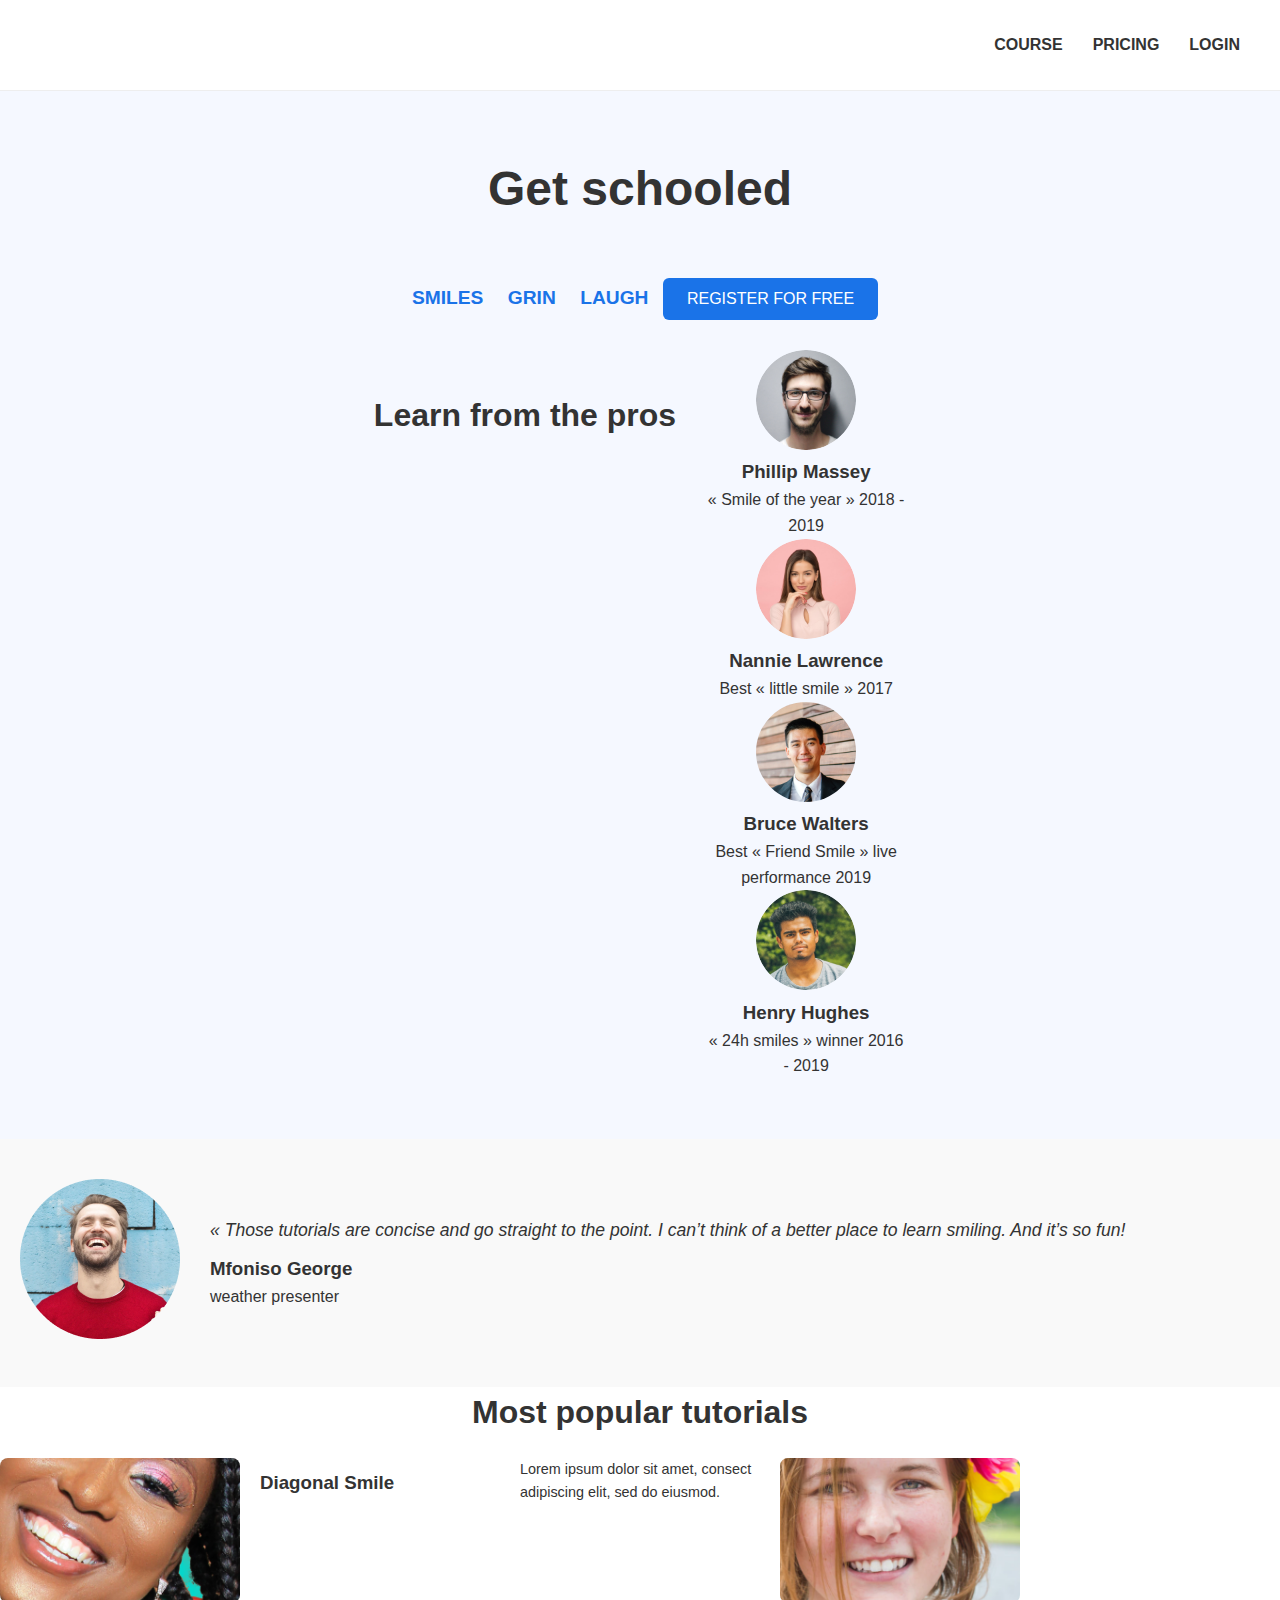
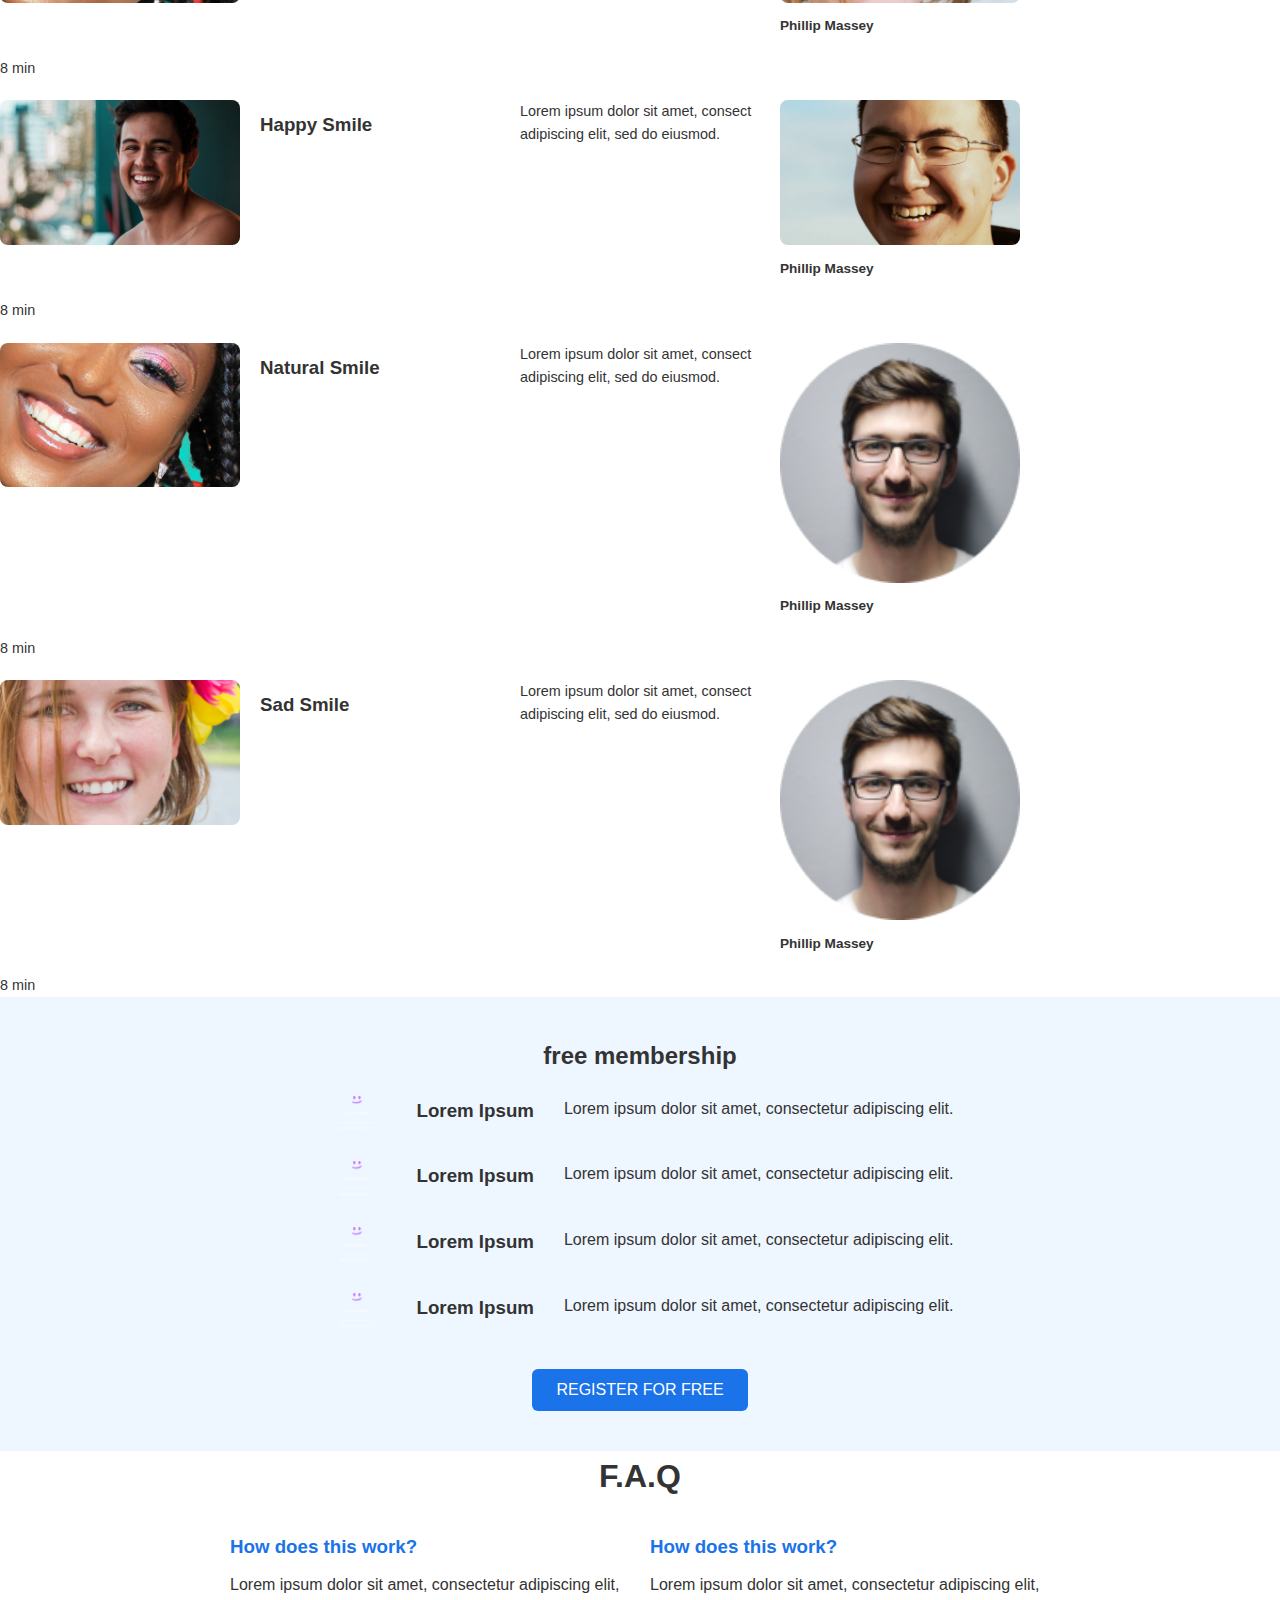
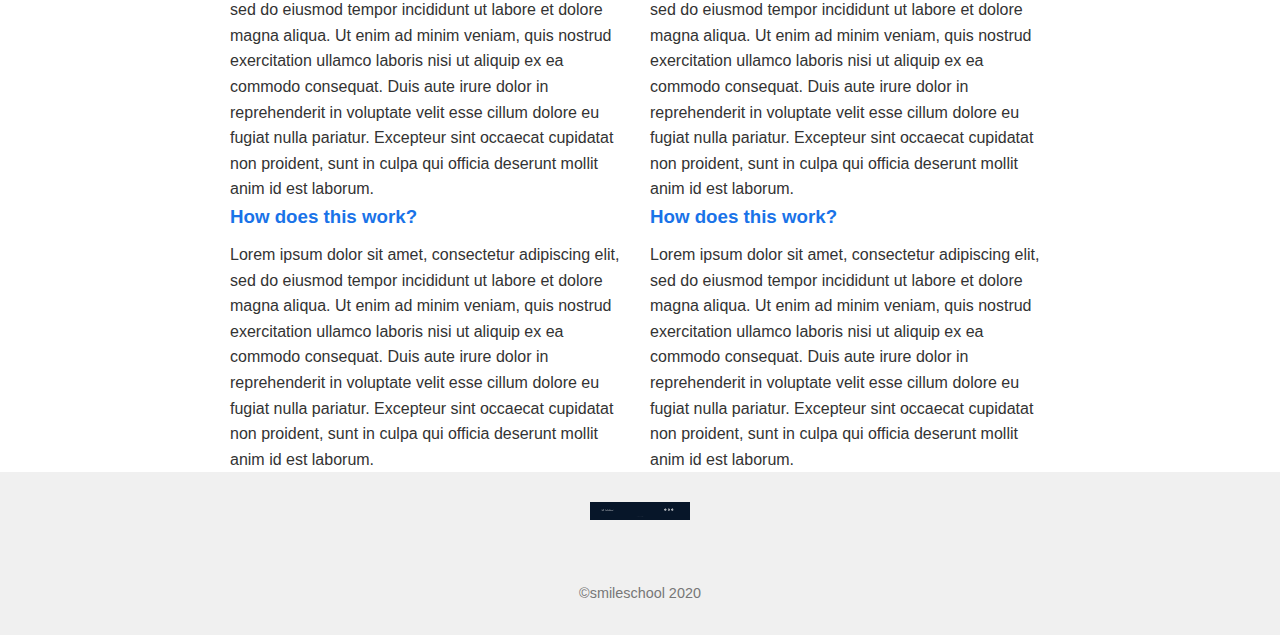
<file: Index.html>
<!DOCTYPE html>
<html lang="en">
<head>
    <meta charset="UTF-8">
    <meta name="viewport" content="width=device-width, initial-scale=1.0">
    <link rel="stylesheet" href="styles.css"
    <script src="https://kit.fontawesome.com/4a2b055604.js" crossorigin="anonymous"></script>
    <title>Document</title>
</head>
<body>
    <header>
        <nav>
            <img src="./images/logo.png" alt="logo">
          
            <ul>
                <li><a href="#">COURSE</a></li>
                <li><a href="#">PRICING</a></li>
                <li><a href="#">LOGIN</a></li>
            </ul>
        </nav>
        
    </header>
    <main>
        <section>
            <div>
                <h1>Get schooled</h1>
                <span>SMILES</span>
                <span>GRIN</span>
                <span>LAUGH</span>
                <button>REGISTER FOR FREE</button>
            </div>
            <div>
                <h2>Learn from the pros</h2>
                <div>
                    <div>
                        <img src="./images/1.png" alt="">
                        <h3>Phillip Massey</h3>
                        <p>« Smile of the year » 2018 - 2019</p>
                    </div>
                    <div>
                        <img src="./images/3.png" alt="">
                        <h3>Nannie Lawrence</h3>
                        <p>Best « little smile » 2017</p>
                    </div>
                    <div>
                        <img src="./images/2.png" alt="">
                        <h3>Bruce Walters</h3>
                        <p>Best « Friend Smile » live performance 2019</p>
                    </div>
                    <div>
                        <img src="./images/4.png" alt="">
                        <h3>Henry Hughes</h3>
                        <p>« 24h smiles » winner 2016 - 2019</p>
                    </div>
                </div>
            </div>
        </section>
        <section>
            <div>
                <img src="./images/5.png" alt="image">
            </div>
            <div>
                <blockquote>« Those tutorials are concise and go straight to the point. I can’t think of a better place to learn smiling. And it’s so fun!</blockquote>
                <h3>Mfoniso George</h3>
                <P>weather presenter</P>
            </div>
        </section>
        <section>
            <h2>Most popular tutorials</h2>
            <div>
                <img src="./images/9.png" alt="">
                <h3>Diagonal Smile</h3>
                <p>Lorem ipsum dolor sit amet, consect adipiscing elit, sed do eiusmod.</p>
                <div>
                    <img src="./images/7.png" alt="">
                    <h4>Phillip Massey</h4>
                </div>
                <div>
                    <div><i class="fa-solid fa-star"></i></div>
                    <div><i class="fa-solid fa-star"></i></div>
                    <div><i class="fa-solid fa-star"></i></div>
                    <div><i class="fa-solid fa-star"></i></div>
                    <div><i class="fa-solid fa-star"></i></div>
                </div>
                <p>8 min</p>
            </div>
            <div>
                <img src="./images/8.png" alt="">
                <h3>Happy Smile</h3>
                <p>Lorem ipsum dolor sit amet, consect adipiscing elit, sed do eiusmod.</p>
                <div>
                    <img src="./images/6.png" alt="">
                    <h4>Phillip Massey</h4>
                </div>
                <div>
                    <div><i class="fa-solid fa-star"></i></div>
                    <div><i class="fa-solid fa-star"></i></div>
                    <div><i class="fa-solid fa-star"></i></div>
                    <div><i class="fa-solid fa-star"></i></div>
                    <div><i class="fa-solid fa-star"></i></div>
                </div>
                <p>8 min</p>
            </div>
            <div>
                <img src="./images/9.png" alt="">
                <h3>Natural Smile</h3>
                <p>Lorem ipsum dolor sit amet, consect adipiscing elit, sed do eiusmod.</p>
                <div>
                    <img src="./images/1.png" alt="">
                    <h4>Phillip Massey</h4>
                </div>
                <div>
                    <div><i class="fa-solid fa-star"></i></div>
                    <div><i class="fa-solid fa-star"></i></div>
                    <div><i class="fa-solid fa-star"></i></div>
                    <div><i class="fa-solid fa-star"></i></div>
                    <div><i class="fa-solid fa-star"></i></div>
                </div>
                <p>8 min</p>
            </div>
            <div>
                <img src="./images/7.png" alt="">
                <h3>Sad Smile</h3>
                <p>Lorem ipsum dolor sit amet, consect adipiscing elit, sed do eiusmod.</p>
                <div>
                    <img src="./images/1.png" alt="">
                    <h4>Phillip Massey</h4>
                </div>
                <div>
                    <div><i class="fa-solid fa-star"></i></div>
                    <div><i class="fa-solid fa-star"></i></div>
                    <div><i class="fa-solid fa-star"></i></div>
                    <div><i class="fa-solid fa-star"></i></div>
                    <div><i class="fa-solid fa-star"></i></div>
                </div>
                <p>8 min</p>
            </div>
        </section>
        <section>
            <h2>free membership</h2>
            <div>
                <img src="./images/dot_1.png" alt="">
                <h3>Lorem Ipsum</h3>
                <p>Lorem ipsum dolor sit amet, consectetur adipiscing elit.</p>
            </div>
            <div>
                <img src="./images/dot_2.png" alt="">
                <h3>Lorem Ipsum</h3>
                <p>Lorem ipsum dolor sit amet, consectetur adipiscing elit.</p>
            </div>
            <div>
                <img src="./images/dot_3.png" alt="">
                <h3>Lorem Ipsum</h3>
                <p>Lorem ipsum dolor sit amet, consectetur adipiscing elit.</p>
            </div>
            <div>
                <img src="./images/dot_4.png" alt="">
                <h3>Lorem Ipsum</h3>
                <p>Lorem ipsum dolor sit amet, consectetur adipiscing elit.</p>
            </div>
            <button>REGISTER FOR FREE</button>
        </section>
        <section>
            <h2>F.A.Q</h2>
            <div>
                <div>
                    <div>
                        <h3>How does this work?</h3>
                    </div>
                    <div>
                        Lorem ipsum dolor sit amet, consectetur adipiscing elit, sed do eiusmod tempor incididunt ut labore et dolore magna aliqua. Ut enim ad minim veniam, quis nostrud exercitation ullamco laboris nisi ut aliquip ex ea commodo consequat. Duis aute irure dolor in reprehenderit in voluptate velit esse cillum dolore eu fugiat nulla pariatur. Excepteur sint occaecat cupidatat non proident, sunt in culpa qui officia deserunt mollit anim id est laborum.
                    </div>

                    <div>
                        <h3>How does this work?</h3>
                    </div>
                    <div>
                        Lorem ipsum dolor sit amet, consectetur adipiscing elit, sed do eiusmod tempor incididunt ut labore et dolore magna aliqua. Ut enim ad minim veniam, quis nostrud exercitation ullamco laboris nisi ut aliquip ex ea commodo consequat. Duis aute irure dolor in reprehenderit in voluptate velit esse cillum dolore eu fugiat nulla pariatur. Excepteur sint occaecat cupidatat non proident, sunt in culpa qui officia deserunt mollit anim id est laborum.
                    </div>
                </div>
                <div>
                    <div>
                        <h3>How does this work?</h3>
                    </div>
                    <div>
                        Lorem ipsum dolor sit amet, consectetur adipiscing elit, sed do eiusmod tempor incididunt ut labore et dolore magna aliqua. Ut enim ad minim veniam, quis nostrud exercitation ullamco laboris nisi ut aliquip ex ea commodo consequat. Duis aute irure dolor in reprehenderit in voluptate velit esse cillum dolore eu fugiat nulla pariatur. Excepteur sint occaecat cupidatat non proident, sunt in culpa qui officia deserunt mollit anim id est laborum.
                    </div>
                    <div>
                        <h3>How does this work?</h3>
                    </div>
                    <div>
                        Lorem ipsum dolor sit amet, consectetur adipiscing elit, sed do eiusmod tempor incididunt ut labore et dolore magna aliqua. Ut enim ad minim veniam, quis nostrud exercitation ullamco laboris nisi ut aliquip ex ea commodo consequat. Duis aute irure dolor in reprehenderit in voluptate velit esse cillum dolore eu fugiat nulla pariatur. Excepteur sint occaecat cupidatat non proident, sunt in culpa qui officia deserunt mollit anim id est laborum.
                    </div>
                </div>
            </div>
        </section>
    </main>
    <footer>
        <section>
            <div>
                <img src="./images/part_5_footer.png" alt="logo">
                <div>
                    <i class="fa-brands fa-facebook"></i>
                    <i class="fa-brands fa-twitter"></i>
                    <i class="fa-brands fa-instagram"></i>
                </div>
            </div>
            <p>©smileschool 2020</p>
        </section>
    </footer>
</body>
</html>
</file>
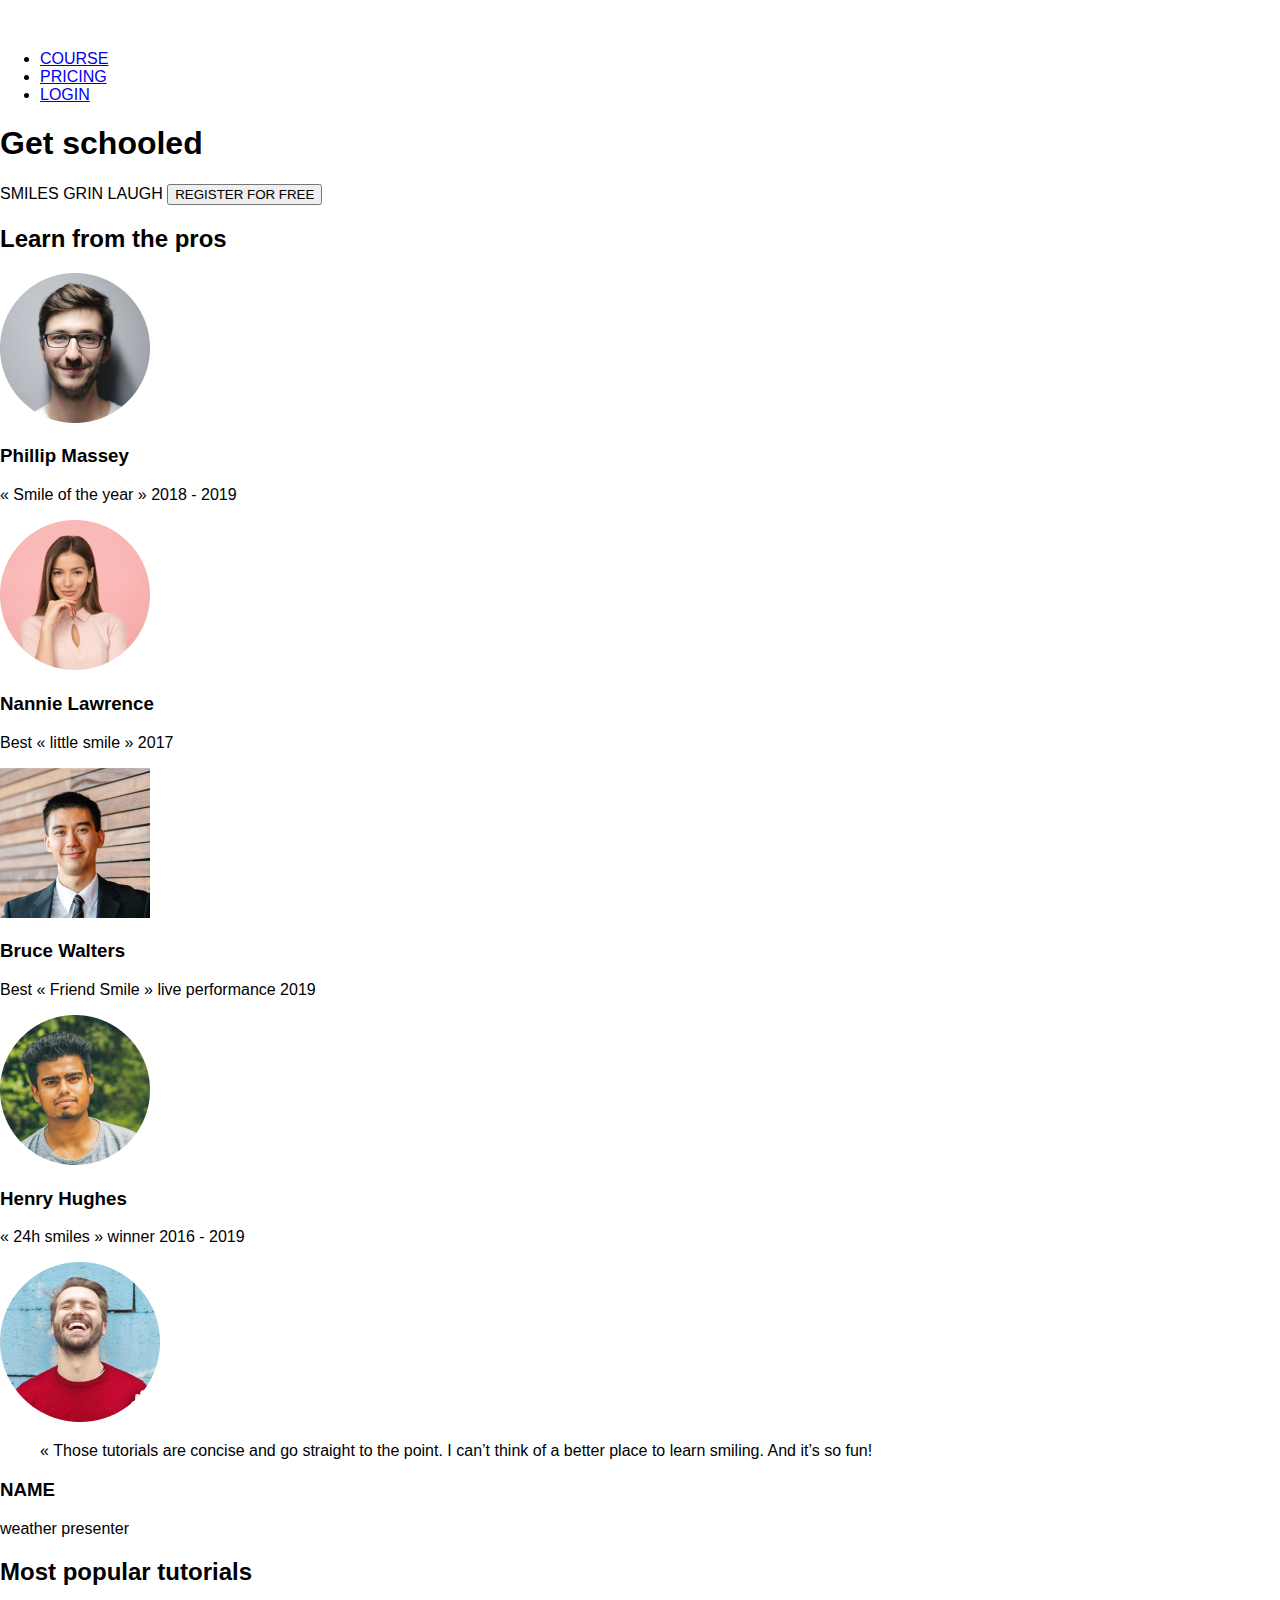
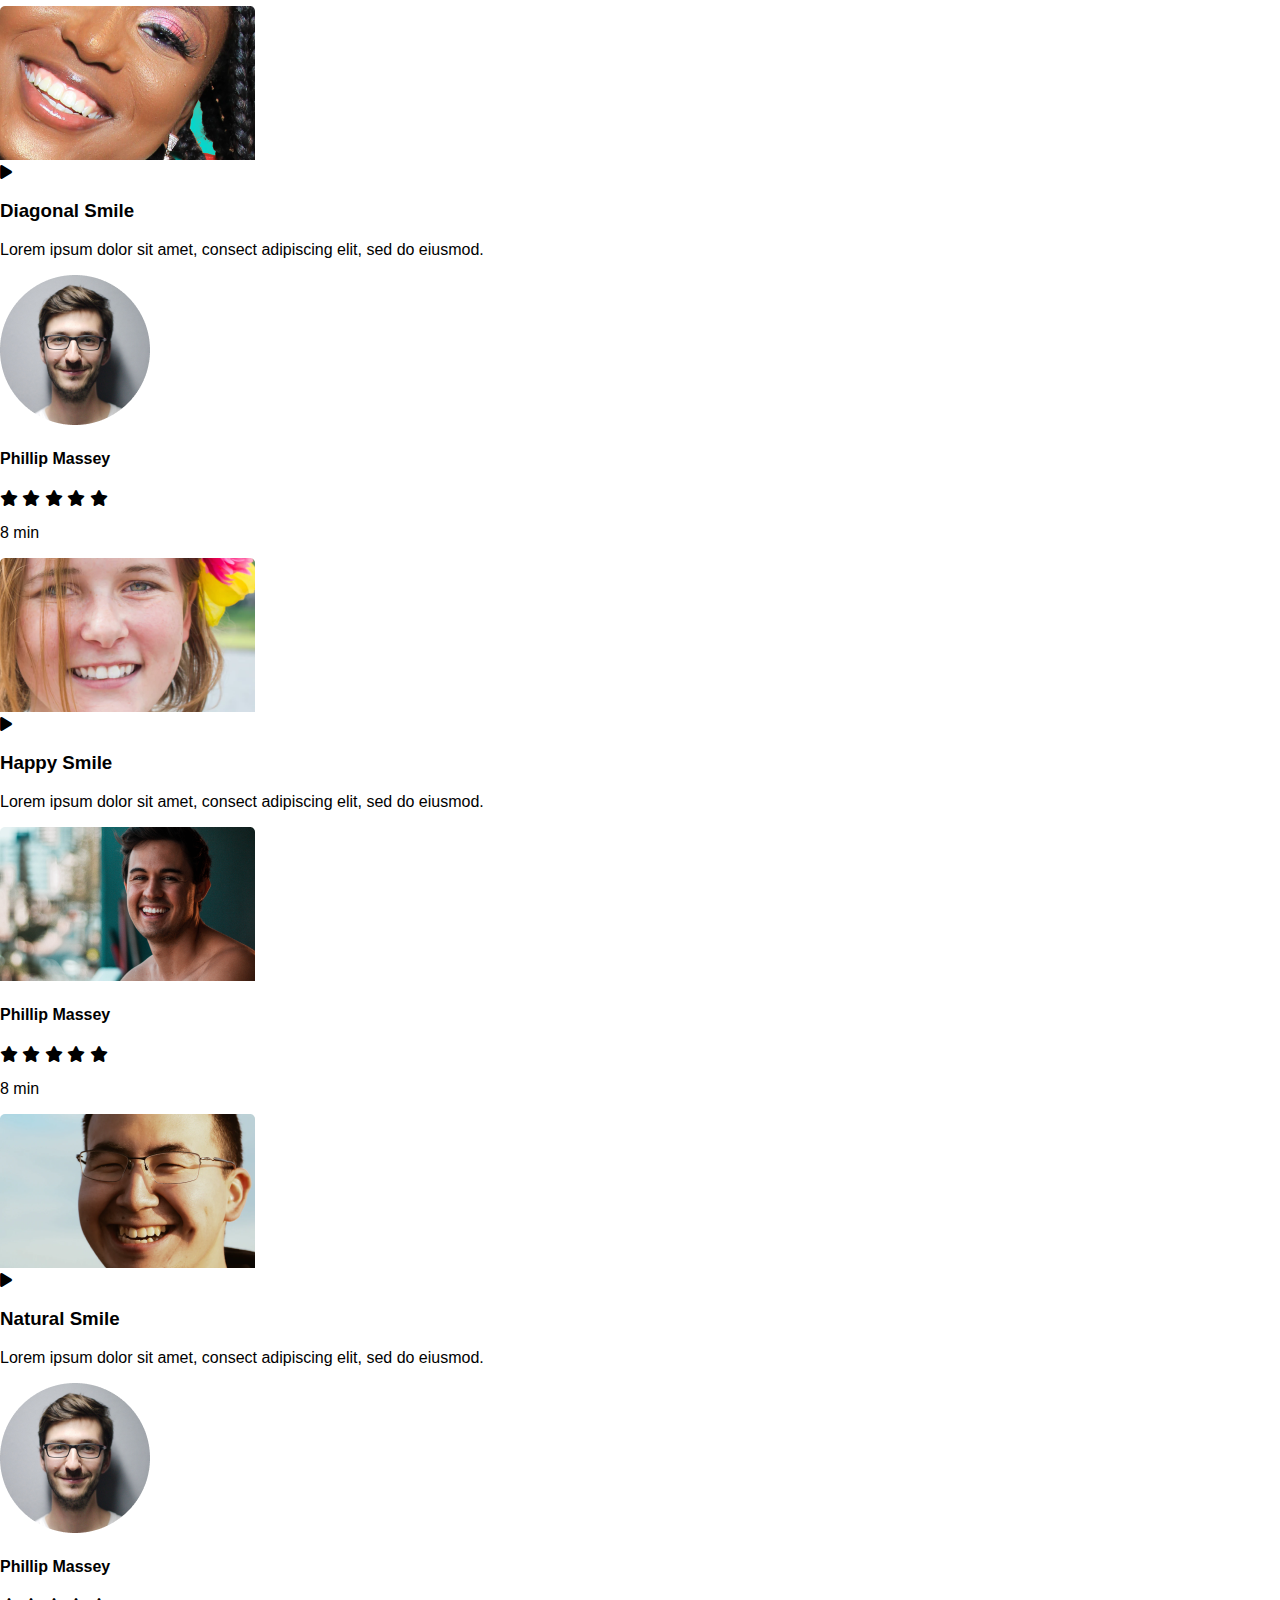
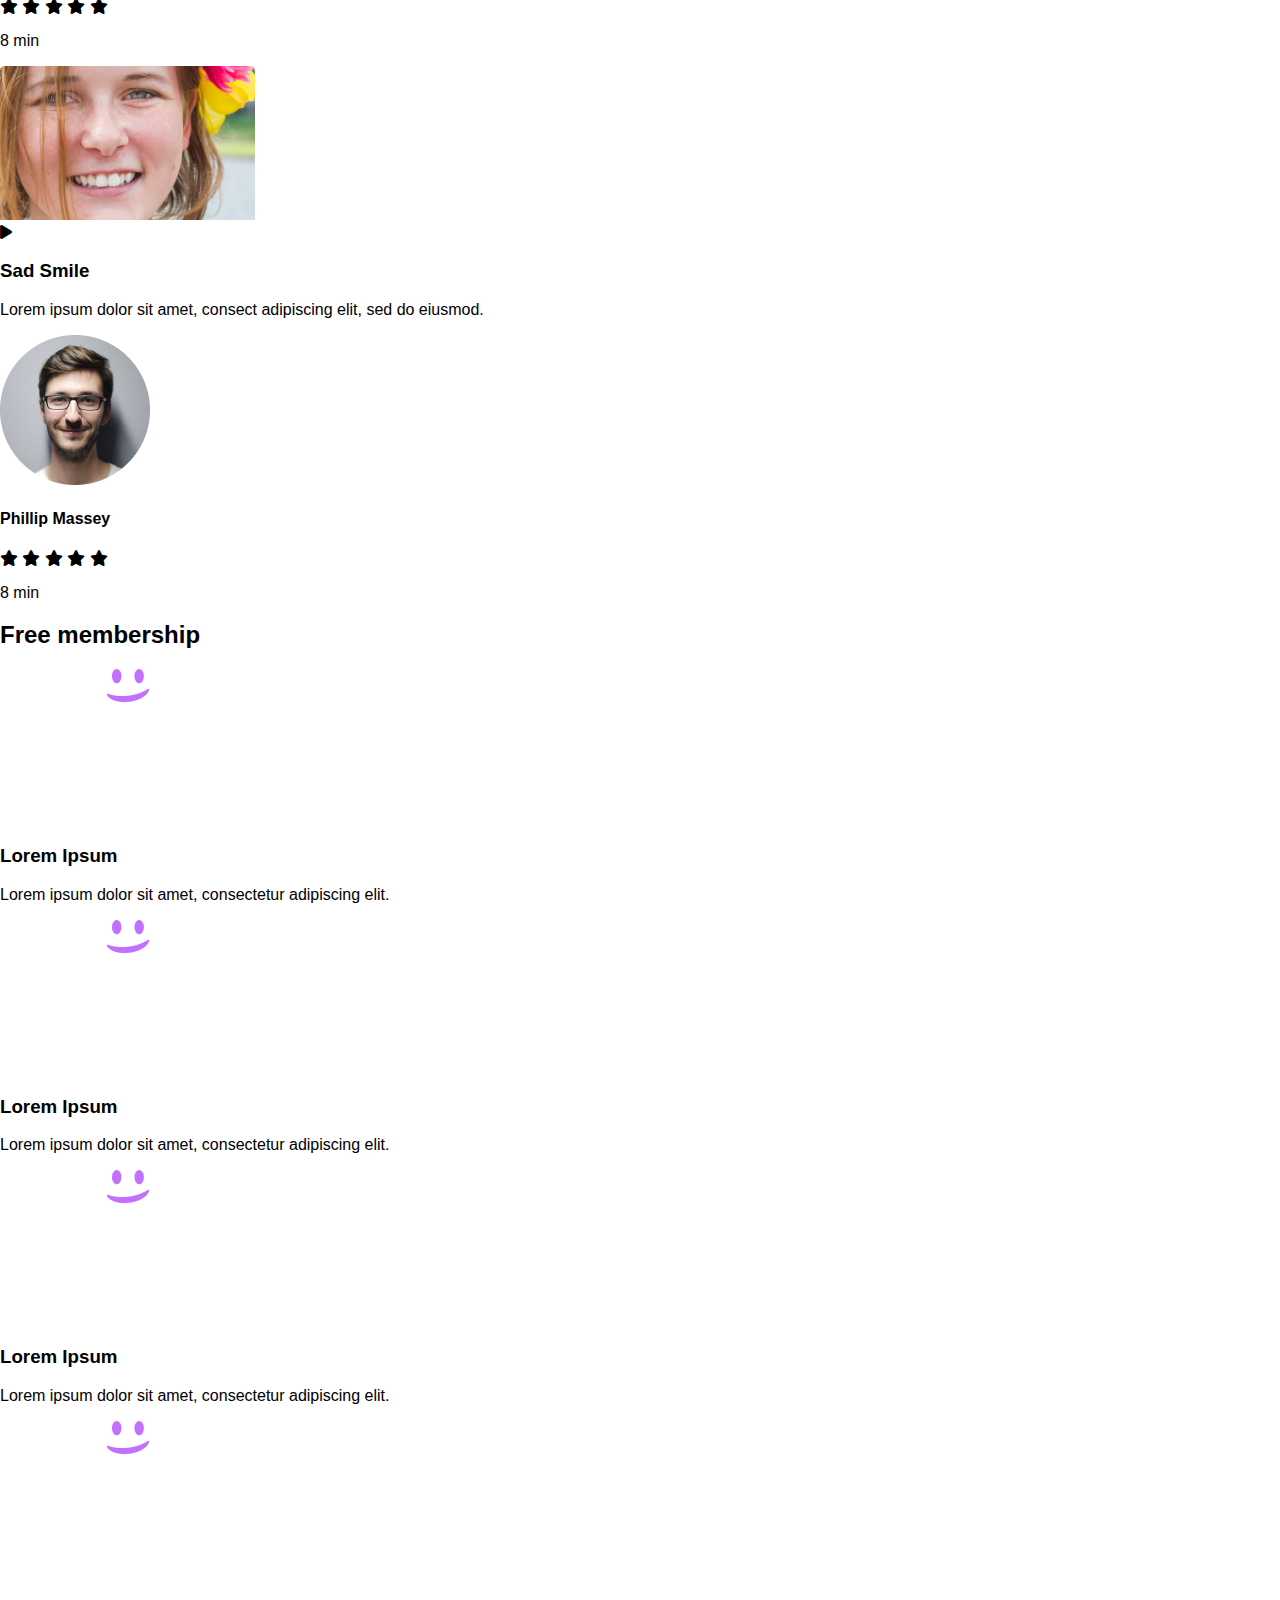
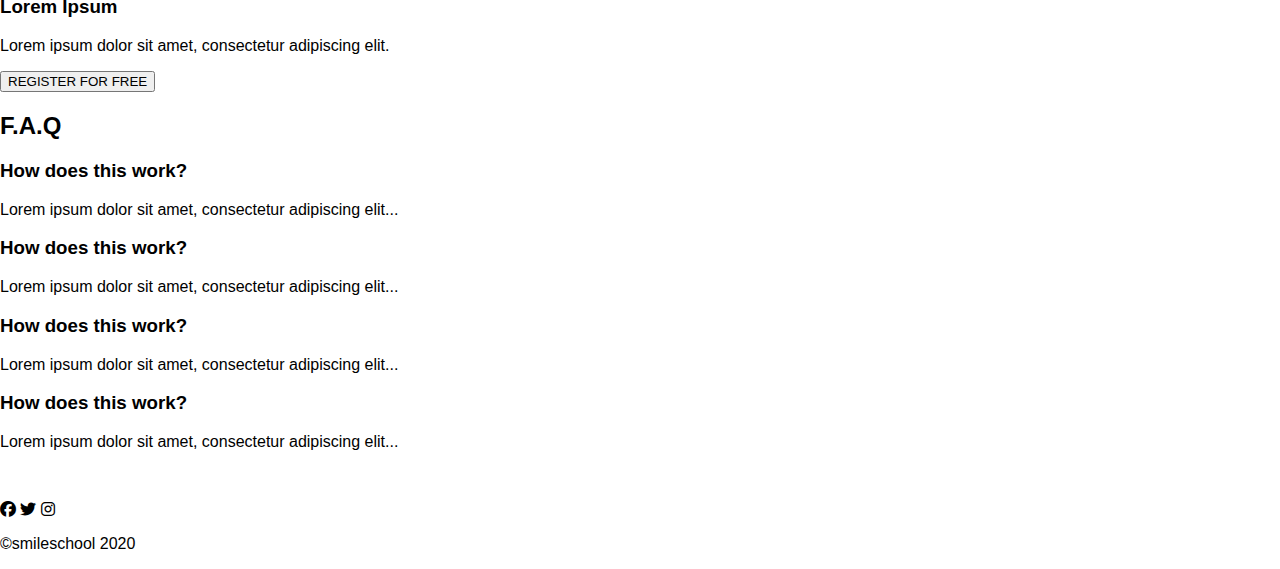
<file: css_advanced/index.html>
<!DOCTYPE html>
<html lang="en">
    <head>
        <meta charset="UTF-8">
        <meta name="viewport" content="width=device-width, initial-scale=1.0">
        <link rel="stylesheet" href="https://cdnjs.cloudflare.com/ajax/libs/font-awesome/6.5.0/css/all.min.css">
        <link rel="stylesheet" href="styles.css">
        <title>Document</title>
      </head>
      
<body>
    <header>
        <nav>
            <img src="./images/logo.png" alt="logo">
          
            <ul>
                <li><a href="#">COURSE</a></li>
                <li><a href="#">PRICING</a></li>
                <li><a href="#">LOGIN</a></li>
            </ul>
        </nav>
        
    </header>
    <main>
        <section>
            <div>
                <h1>Get schooled</h1>
                <span>SMILES</span>
                <span>GRIN</span>
                <span>LAUGH</span>
                <button>REGISTER FOR FREE</button>
            </div>
            <div>
                <h2>Learn from the pros</h2>
                <div>
                    <div>
                        <img src="./images/1.png" alt="">
                        <h3>Phillip Massey</h3>
                        <p>« Smile of the year » 2018 - 2019</p>
                    </div>
                    <div>
                        <img src="./images/3.png" alt="">
                        <h3>Nannie Lawrence</h3>
                        <p>Best « little smile » 2017</p>
                    </div>
                    <div>
                        <img src="./images/2.png" alt="">
                        <h3>Bruce Walters</h3>
                        <p>Best « Friend Smile » live performance 2019</p>
                    </div>
                    <div>
                        <img src="./images/4.png" alt="">
                        <h3>Henry Hughes</h3>
                        <p>« 24h smiles » winner 2016 - 2019</p>
                    </div>
                </div>
            </div>
        </section>
        <section class="quote">
            <div class="quote-text">
                <img src="./images/5.png" alt="image">
            </div>
            <div>
                <blockquote>« Those tutorials are concise and go straight to the point. I can’t think of a better place to learn smiling. And it’s so fun!</blockquote>
                <h3>NAME</h3>
                <P>weather presenter</P>
            </div>
        </section>
        <section>
            <h2>Most popular tutorials</h2>

            <div class="video-cards">
        
              <div class="video-card">
                <div class="thumbnail">
                  <img src="./images/9.png" alt="Diagonal Smile">
                  <div class="play-button"><i class="fa-solid fa-play"></i></div>
                </div>
                <h3>Diagonal Smile</h3>
                <p>Lorem ipsum dolor sit amet, consect adipiscing elit, sed do eiusmod.</p>
                <div class="author">
                  <img src="./images/1.png" alt="Phillip Massey">
                  <h4>Phillip Massey</h4>
                </div>
                <div class="stars">
                  <i class="fa-solid fa-star"></i>
                  <i class="fa-solid fa-star"></i>
                  <i class="fa-solid fa-star"></i>
                  <i class="fa-solid fa-star"></i>
                  <i class="fa-solid fa-star"></i>
                </div>
                <p class="duration">8 min</p>
              </div>
        
              <div class="video-card">
                <div class="thumbnail">
                  <img src="./images/7.png" alt="Happy Smile">
                  <div class="play-button"><i class="fa-solid fa-play"></i></div>
                </div>
                <h3>Happy Smile</h3>
                <p>Lorem ipsum dolor sit amet, consect adipiscing elit, sed do eiusmod.</p>
                <div class="author">
                  <img src="./images/8.png" alt="Phillip Massey">
                  <h4>Phillip Massey</h4>
                </div>
                <div class="stars">
                  <i class="fa-solid fa-star"></i>
                  <i class="fa-solid fa-star"></i>
                  <i class="fa-solid fa-star"></i>
                  <i class="fa-solid fa-star"></i>
                  <i class="fa-solid fa-star"></i>
                </div>
                <p class="duration">8 min</p>
              </div>
        
              <div class="video-card">
                <div class="thumbnail">
                  <img src="./images/6.png" alt="Natural Smile">
                  <div class="play-button"><i class="fa-solid fa-play"></i></div>
                </div>
                <h3>Natural Smile</h3>
                <p>Lorem ipsum dolor sit amet, consect adipiscing elit, sed do eiusmod.</p>
                <div class="author">
                  <img src="./images/1.png" alt="Phillip Massey">
                  <h4>Phillip Massey</h4>
                </div>
                <div class="stars">
                  <i class="fa-solid fa-star"></i>
                  <i class="fa-solid fa-star"></i>
                  <i class="fa-solid fa-star"></i>
                  <i class="fa-solid fa-star"></i>
                  <i class="fa-solid fa-star"></i>
                </div>
                <p class="duration">8 min</p>
              </div>
        
              <div class="video-card">
                <div class="thumbnail">
                  <img src="./images/7.png" alt="Sad Smile">
                  <div class="play-button"><i class="fa-solid fa-play"></i></div>
                </div>
                <h3>Sad Smile</h3>
                <p>Lorem ipsum dolor sit amet, consect adipiscing elit, sed do eiusmod.</p>
                <div class="author">
                  <img src="./images/1.png" alt="Phillip Massey">
                  <h4>Phillip Massey</h4>
                </div>
                <div class="stars">
                  <i class="fa-solid fa-star"></i>
                  <i class="fa-solid fa-star"></i>
                  <i class="fa-solid fa-star"></i>
                  <i class="fa-solid fa-star"></i>
                  <i class="fa-solid fa-star"></i>
                </div>
                <p class="duration">8 min</p>
              </div>
        
            </div>
        </section>
        <section class="membership">
            <h2>Free membership</h2>
          
            <div class="membership-cards">
              <div class="membership-card">
                <img src="./images/dot_1.png" alt="">
                <h3>Lorem Ipsum</h3>
                <p>Lorem ipsum dolor sit amet, consectetur adipiscing elit.</p>
              </div>
          
              <div class="membership-card">
                <img src="./images/dot_2.png" alt="">
                <h3>Lorem Ipsum</h3>
                <p>Lorem ipsum dolor sit amet, consectetur adipiscing elit.</p>
              </div>
          
              <div class="membership-card">
                <img src="./images/dot_3.png" alt="">
                <h3>Lorem Ipsum</h3>
                <p>Lorem ipsum dolor sit amet, consectetur adipiscing elit.</p>
              </div>
          
              <div class="membership-card">
                <img src="./images/dot_4.png" alt="">
                <h3>Lorem Ipsum</h3>
                <p>Lorem ipsum dolor sit amet, consectetur adipiscing elit.</p>
              </div>
            </div>
          
            <button>REGISTER FOR FREE</button>
          </section>
          <section class="faq">
            <h2>F.A.Q</h2>
            <div class="faq-content">
              <div class="faq-column">
                <div class="faq-item">
                  <h3>How does this work?</h3>
                  <p>Lorem ipsum dolor sit amet, consectetur adipiscing elit...</p>
                </div>
                <div class="faq-item">
                  <h3>How does this work?</h3>
                  <p>Lorem ipsum dolor sit amet, consectetur adipiscing elit...</p>
                </div>
              </div>
              <div class="faq-column">
                <div class="faq-item">
                  <h3>How does this work?</h3>
                  <p>Lorem ipsum dolor sit amet, consectetur adipiscing elit...</p>
                </div>
                <div class="faq-item">
                  <h3>How does this work?</h3>
                  <p>Lorem ipsum dolor sit amet, consectetur adipiscing elit...</p>
                </div>
              </div>
            </div>
          </section>
          
    </main>
    <footer>
        <section>
            <div>
                <img src="./images/logo.png" alt="logo">
            </div>
            <div>
                <i class="fa-brands fa-facebook"></i>
                <i class="fa-brands fa-twitter"></i>
                <i class="fa-brands fa-instagram"></i>
            </div>
            <p>©smileschool 2020</p>
        </section>
    </footer>
</body>
</html>
</file>
<file: css_advanced/styles.css>
/* styles.css */
body {
    margin: 0;
    padding: 0%;
    font-family: 'Source Sans Pro', 'Trebuchet MS', 'Lucida Sans Unicode', 'Lucida Grande', 'Lucida Sans', Arial, sans-serif;
}
</file>
<file: styles.css>
/* Reset and base styles */
* {
    margin: 0;
    padding: 0;
    box-sizing: border-box;
  }
  
  body {
    font-family: 'Source Sans Pro', Arial, sans-serif;
    color: #333;
    background-color: #fff;
    line-height: 1.6;
  }
  
  /* Navigation */
  header {
    background-color: #fff;
    padding: 20px 40px;
    border-bottom: 1px solid #eee;
  }
  
  nav {
    display: flex;
    justify-content: space-between;
    align-items: center;
  }
  
  nav img {
    height: 50px;
  }
  
  nav ul {
    display: flex;
    list-style: none;
    gap: 30px;
  }
  
  nav ul li a {
    text-decoration: none;
    color: #333;
    font-weight: 600;
    transition: color 0.3s ease;
  }
  
  nav ul li a:hover {
    color: #1a73e8;
  }
  
  /* Hero section */
  main > section:first-of-type {
    text-align: center;
    padding: 60px 20px;
    background-color: #f5f8ff;
  }
  
  main > section:first-of-type h1 {
    font-size: 3rem;
    margin-bottom: 20px;
  }
  
  main > section:first-of-type span {
    margin: 0 10px;
    font-weight: bold;
    font-size: 1.2rem;
    color: #1a73e8;
  }
  
  main > section:first-of-type button {
    margin-top: 30px;
    padding: 12px 24px;
    background-color: #1a73e8;
    color: #fff;
    border: none;
    border-radius: 6px;
    font-size: 1rem;
    cursor: pointer;
  }
  
  main > section:first-of-type button:hover {
    background-color: #155cc4;
  }
  
  /* Instructors */
  main > section:nth-of-type(1) h2 {
    margin-top: 40px;
    font-size: 2rem;
  }
  
  main > section:nth-of-type(1) > div:last-child {
    display: flex;
    flex-wrap: wrap;
    justify-content: center;
    gap: 30px;
    margin-top: 30px;
  }
  
  main > section:nth-of-type(1) > div:last-child > div {
    text-align: center;
    max-width: 200px;
  }
  
  main > section:nth-of-type(1) img {
    border-radius: 50%;
    width: 100px;
    height: 100px;
  }
  
  /* Testimonial */
  main > section:nth-of-type(2) {
    display: flex;
    align-items: center;
    gap: 30px;
    padding: 40px 20px;
    background-color: #f9f9f9;
  }
  
  main > section:nth-of-type(2) blockquote {
    font-style: italic;
    font-size: 1.1rem;
    margin-bottom: 10px;
  }
  
  /* Tutorials */
  main > section:nth-of-type(3) > div {
    display: grid;
    grid-template-columns: repeat(auto-fit, minmax(220px, 1fr));
    gap: 20px;
    margin-top: 20px;
  }
  
  main > section:nth-of-type(3) img {
    width: 100%;
    border-radius: 8px;
  }
  
  main > section:nth-of-type(3) h2 {
    font-size: 2rem;
    margin-bottom: 20px;
    text-align: center;
  }
  
  main > section:nth-of-type(3) h3 {
    margin: 10px 0 5px;
  }
  
  main > section:nth-of-type(3) p {
    font-size: 0.9rem;
  }
  
  main > section:nth-of-type(3) h4 {
    font-size: 0.85rem;
    margin-top: 5px;
  }
  
  main > section:nth-of-type(3) i {
    color: gold;
  }
  
  /* Membership section */
  main > section:nth-of-type(4) {
    text-align: center;
    padding: 40px 20px;
    background-color: #eef6ff;
  }
  
  main > section:nth-of-type(4) > div {
    display: flex;
    flex-wrap: wrap;
    justify-content: center;
    gap: 30px;
    margin-top: 20px;
  }
  
  main > section:nth-of-type(4) div img {
    width: 60px;
    margin-bottom: 10px;
  }
  
  main > section:nth-of-type(4) button {
    margin-top: 30px;
    padding: 12px 24px;
    background-color: #1a73e8;
    color: #fff;
    border: none;
    border-radius: 6px;
    font-size: 1rem;
    cursor: pointer;
  }
  
  main > section:nth-of-type(4) button:hover {
    background-color: #155cc4;
  }
  
  /* FAQ section */
  main > section:nth-of-type(5) h2 {
    text-align: center;
    font-size: 2rem;
    margin-bottom: 30px;
  }
  
  main > section:nth-of-type(5) > div {
    display: flex;
    flex-wrap: wrap;
    gap: 20px;
    justify-content: center;
    padding: 0 20px;
  }
  
  main > section:nth-of-type(5) h3 {
    color: #1a73e8;
    margin-bottom: 10px;
  }
  
  main > section:nth-of-type(5) div > div {
    max-width: 400px;
  }
  
  /* Footer */
  footer {
    background-color: #f0f0f0;
    padding: 30px 20px;
    text-align: center;
  }
  
  footer section > div {
    display: flex;
    flex-direction: column;
    align-items: center;
    gap: 15px;
  }
  
  footer img {
    max-width: 100px;
  }
  
  footer i {
    margin: 0 10px;
    font-size: 20px;
    color: #555;
    transition: color 0.3s ease;
  }
  
  footer i:hover {
    color: #1a73e8;
  }
  
  footer p {
    margin-top: 15px;
    font-size: 0.9rem;
    color: #777;
  }
  
  /* Responsive */
  @media (max-width: 768px) {
    nav ul {
      flex-direction: column;
      gap: 15px;
    }
  
    main > section:nth-of-type(2) {
      flex-direction: column;
      text-align: center;
    }
  
    footer section > div {
      flex-direction: column;
    }
  }
</file>
